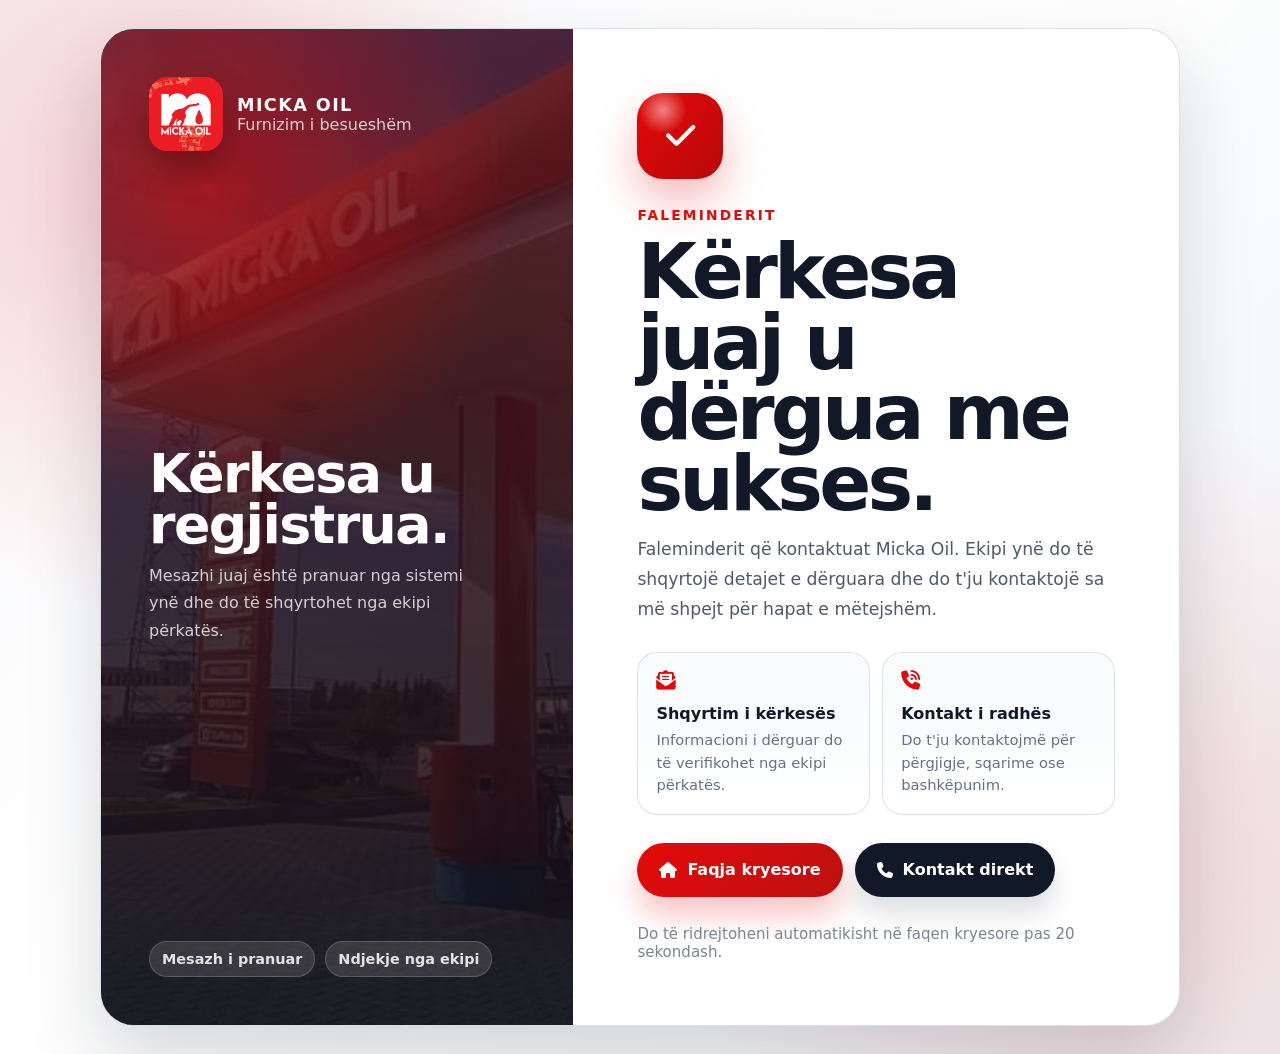
<file: thankyou.html>
<!DOCTYPE html>
<html lang="sq">
<head>
  <meta charset="UTF-8" />
  <meta name="viewport" content="width=device-width, initial-scale=1" />
  <title data-lang="meta_thankyou_title">Faleminderit | Micka Oil</title>
  <meta name="description" data-meta-lang="meta_thankyou_description" content="Faleminderit qe kontaktuat Micka Oil. Mesazhi juaj u dergua me sukses." />
  <meta name="robots" content="noindex, nofollow" />
  <link rel="icon" href="images/logo.png" />
  <link rel="preconnect" href="https://cdnjs.cloudflare.com" />
  <link rel="stylesheet" href="https://cdnjs.cloudflare.com/ajax/libs/font-awesome/6.5.0/css/all.min.css" />

  <style>
    * {
      box-sizing: border-box;
      margin: 0;
      padding: 0;
    }

    html {
      font-size: 100%;
    }

    body {
      width: 100%;
      min-height: 100vh;
      zoom: 1;
      display: grid;
      place-items: center;
      padding: 28px;
      background:
        radial-gradient(circle at 12% 18%, rgba(228, 9, 9, 0.18), transparent 30%),
        radial-gradient(circle at 88% 82%, rgba(228, 9, 9, 0.12), transparent 32%),
        linear-gradient(135deg, #f7f8fb 0%, #ffffff 44%, #eef1f5 100%);
      color: #111827;
      font-family: system-ui, -apple-system, Segoe UI, Roboto, Arial, sans-serif;
    }

    .thankyou-shell {
      width: min(1080px, 100%);
      min-height: 620px;
      display: grid;
      grid-template-columns: minmax(320px, 0.78fr) minmax(0, 1fr);
      overflow: hidden;
      border-radius: 34px;
      background: #fff;
      border: 1px solid rgba(216, 221, 228, 0.95);
      box-shadow: 0 34px 76px rgba(17, 24, 39, 0.16);
      animation: pageIn 0.7s ease both;
    }

    .thankyou-brand {
      position: relative;
      isolation: isolate;
      padding: clamp(30px, 4vw, 48px);
      display: grid;
      align-content: space-between;
      gap: 30px;
      color: #fff;
      background:
        linear-gradient(rgba(10, 15, 25, 0.64), rgba(10, 15, 25, 0.84)),
        url("images/pika kavaje.jpg") center / cover no-repeat;
    }

    .thankyou-brand::before {
      content: "";
      position: absolute;
      inset: 0;
      z-index: -1;
      background:
        radial-gradient(circle at 22% 16%, rgba(228, 9, 9, 0.56), transparent 34%),
        linear-gradient(180deg, rgba(228, 9, 9, 0.26), rgba(8, 12, 20, 0.18));
    }

    .brand-lockup {
      display: inline-flex;
      align-items: center;
      gap: 14px;
    }

    .brand-lockup img {
      width: 74px;
      height: 74px;
      border-radius: 18px;
      box-shadow: 0 18px 34px rgba(0, 0, 0, 0.28);
    }

    .brand-lockup strong {
      display: block;
      font-size: 1.1rem;
      letter-spacing: 0.08em;
      text-transform: uppercase;
    }

    .brand-lockup span,
    .brand-note p {
      color: rgba(255, 255, 255, 0.78);
    }

    .brand-note {
      display: grid;
      gap: 12px;
    }

    .brand-note h2 {
      max-width: 11ch;
      font-size: clamp(2.1rem, 4.2vw, 4rem);
      line-height: 0.95;
      letter-spacing: -0.03em;
    }

    .brand-note p {
      max-width: 32ch;
      font-size: 1rem;
      line-height: 1.7;
    }

    .brand-status {
      display: flex;
      flex-wrap: wrap;
      gap: 10px;
    }

    .brand-status span {
      padding: 9px 12px;
      border-radius: 999px;
      background: rgba(255, 255, 255, 0.12);
      border: 1px solid rgba(255, 255, 255, 0.18);
      color: rgba(255, 255, 255, 0.86);
      font-size: 0.9rem;
      font-weight: 700;
    }

    .thankyou-content {
      padding: clamp(34px, 5vw, 64px);
      display: grid;
      align-content: center;
      gap: 28px;
    }

    .success-mark {
      width: 86px;
      height: 86px;
      display: inline-flex;
      align-items: center;
      justify-content: center;
      border-radius: 26px;
      background:
        radial-gradient(circle at 30% 20%, rgba(255, 255, 255, 0.5), transparent 26%),
        linear-gradient(135deg, #e40909, #b90808);
      color: #fff;
      font-size: 2.1rem;
      box-shadow: 0 22px 44px rgba(228, 9, 9, 0.28);
    }

    .thankyou-copy {
      display: grid;
      gap: 14px;
    }

    .thankyou-copy small {
      color: #e40909;
      font-size: 0.86rem;
      font-weight: 900;
      letter-spacing: 0.16em;
      text-transform: uppercase;
    }

    .thankyou-copy h1 {
      max-width: 12ch;
      color: #111827;
      font-size: clamp(2.55rem, 6vw, 5rem);
      line-height: 0.92;
      letter-spacing: -0.05em;
    }

    .thankyou-copy p {
      max-width: 46ch;
      color: #4f5968;
      font-size: 1.08rem;
      line-height: 1.75;
    }

    .next-steps {
      display: grid;
      grid-template-columns: repeat(2, minmax(0, 1fr));
      gap: 12px;
    }

    .step-card {
      min-height: 116px;
      padding: 18px;
      border-radius: 20px;
      background: linear-gradient(180deg, #f8fafc, #fff);
      border: 1px solid rgba(220, 226, 235, 0.95);
    }

    .step-card i {
      color: #e40909;
      margin-bottom: 14px;
      font-size: 1.2rem;
    }

    .step-card strong {
      display: block;
      margin-bottom: 6px;
      font-size: 1rem;
    }

    .step-card span {
      color: #667085;
      font-size: 0.92rem;
      line-height: 1.5;
    }

    .thankyou-actions {
      display: flex;
      flex-wrap: wrap;
      gap: 12px;
      align-items: center;
    }

    .thankyou-actions a {
      min-height: 54px;
      display: inline-flex;
      align-items: center;
      justify-content: center;
      gap: 10px;
      padding: 0 22px;
      border-radius: 999px;
      text-decoration: none;
      font-weight: 850;
      transition: transform 0.2s ease, box-shadow 0.2s ease, background 0.2s ease;
    }

    .thankyou-actions a:first-child {
      background: linear-gradient(135deg, #e40909, #bd1111);
      color: #fff;
      box-shadow: 0 18px 30px rgba(228, 9, 9, 0.24);
    }

    .thankyou-actions a:last-child {
      background: #111827;
      color: #fff;
      box-shadow: 0 16px 26px rgba(17, 24, 39, 0.14);
    }

    .thankyou-actions a:hover {
      transform: translateY(-3px);
    }

    .redirect-note {
      color: #7a8493;
      font-size: 0.94rem;
    }

    @keyframes pageIn {
      from {
        opacity: 0;
        transform: translateY(22px);
      }
      to {
        opacity: 1;
        transform: translateY(0);
      }
    }

    @media (max-width: 860px) {
      body {
        padding: 18px;
      }

      .thankyou-shell {
        grid-template-columns: 1fr;
      }

      .thankyou-brand {
        min-height: 320px;
      }

      .brand-note h2 {
        max-width: 14ch;
      }
    }

    @media (max-width: 560px) {
      .thankyou-brand,
      .thankyou-content {
        padding: 26px;
      }

      .next-steps {
        grid-template-columns: 1fr;
      }

      .thankyou-actions a {
        width: 100%;
      }
    }
  </style>

  <script>
    setTimeout(() => {
      window.location.href = "index.html";
    }, 20000);
  </script>
</head>

<body>
  <main class="thankyou-shell">
    <section class="thankyou-brand" aria-label="Micka Oil">
      <div class="brand-lockup">
        <img src="images/logo.png" alt="Micka Oil Logo" />
        <div>
          <strong>Micka Oil</strong>
          <span data-lang="thankyou_brand_tag">Furnizim i besueshem</span>
        </div>
      </div>

      <div class="brand-note">
        <h2 data-lang="thankyou_side_title">Kerkesa u regjistrua.</h2>
        <p data-lang="thankyou_side_text">Mesazhi juaj eshte pranuar nga sistemi yne dhe do te shqyrtohet nga ekipi perkates.</p>
      </div>

      <div class="brand-status" aria-label="Statusi i kerkeses">
        <span data-lang="thankyou_status_received">Mesazh i pranuar</span>
        <span data-lang="thankyou_status_followup">Ndjekje nga ekipi</span>
      </div>
    </section>

    <section class="thankyou-content">
      <div class="success-mark" aria-hidden="true">
        <i class="fa-solid fa-check"></i>
      </div>

      <div class="thankyou-copy">
        <small data-lang="thankyou_kicker">Faleminderit</small>
        <h1 data-lang="thankyou_title">Kerkesa juaj u dergua me sukses.</h1>
        <p data-lang="thankyou_text">
          Faleminderit qe kontaktuat Micka Oil. Ekipi yne do te shqyrtoje detajet e derguara dhe do t'ju kontaktoje sa me shpejt per hapat e metejshem.
        </p>
      </div>

      <div class="next-steps">
        <article class="step-card">
          <i class="fa-solid fa-envelope-open-text" aria-hidden="true"></i>
          <strong data-lang="thankyou_step1_title">Shqyrtim i kerkeses</strong>
          <span data-lang="thankyou_step1_text">Informacioni i derguar do te verifikohet nga ekipi perkates.</span>
        </article>
        <article class="step-card">
          <i class="fa-solid fa-phone-volume" aria-hidden="true"></i>
          <strong data-lang="thankyou_step2_title">Kontakt i radhes</strong>
          <span data-lang="thankyou_step2_text">Do t'ju kontaktojme per pergjigje, sqarime ose bashkepunim.</span>
        </article>
      </div>

      <div class="thankyou-actions">
        <a href="index.html"><i class="fa-solid fa-house" aria-hidden="true"></i> <span data-lang="thankyou_home_cta">Faqja kryesore</span></a>
        <a href="tel:+355698270125"><i class="fa-solid fa-phone" aria-hidden="true"></i> <span data-lang="thankyou_phone_cta">Kontakt direkt</span></a>
      </div>

      <p class="redirect-note" data-lang="thankyou_redirect">Do te ridrejtoheni automatikisht ne faqen kryesore pas 20 sekondash.</p>
    </section>
  </main>
  <script src="language.js?v=20260826-16"></script>
</body>
</html>
</file>
